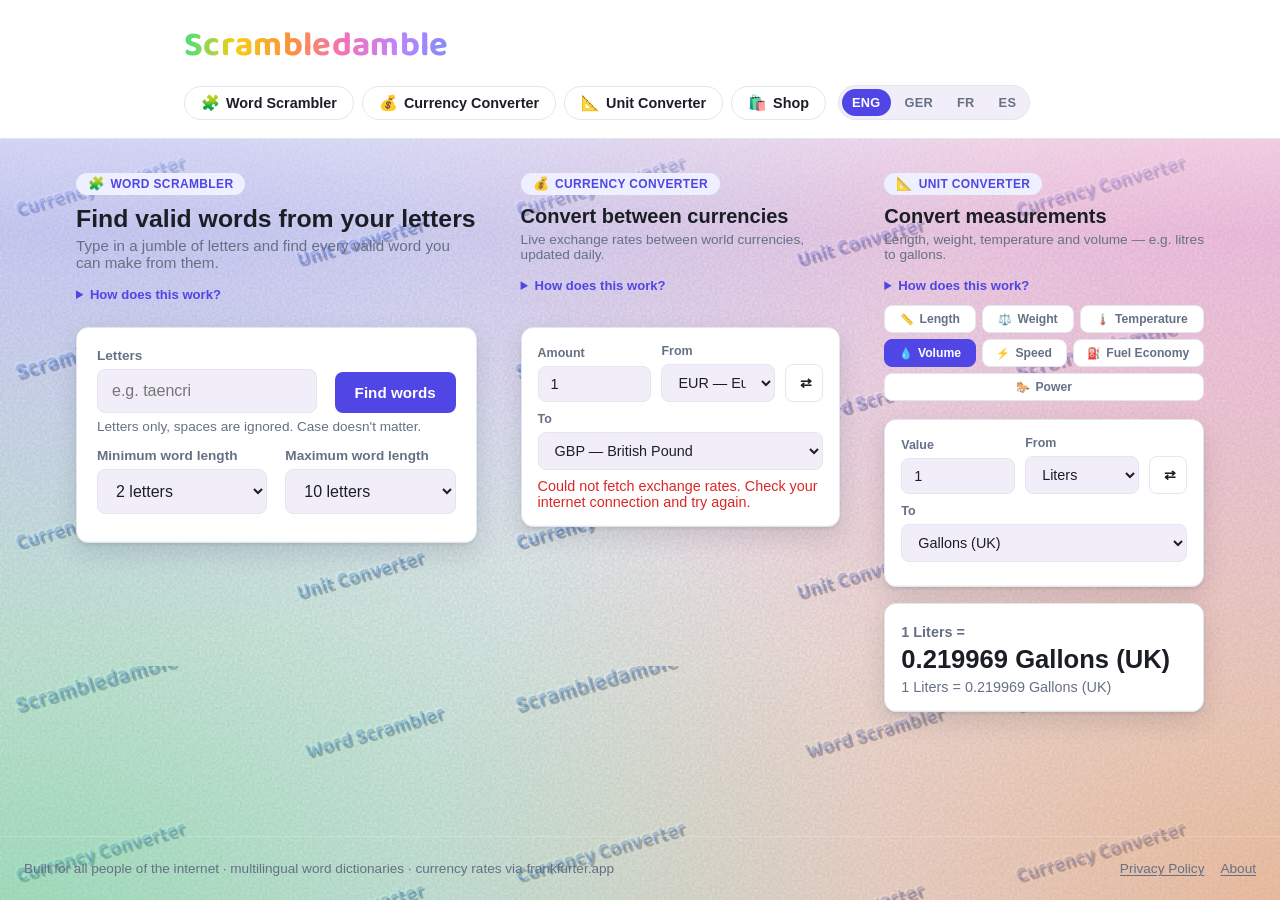
<file: index.html>
<!DOCTYPE html>
<html lang="en" translate="no">
<head>
<meta charset="UTF-8">
<meta name="google" content="notranslate">
<meta name="google-site-verification" content="18XtfmLLf7DyX2QVavIRdcznkciPL593tEzRjx73HkM" />
<meta name="viewport" content="width=device-width, initial-scale=1.0">
<title>Scrambledamble — Word Scrambler, Currency & Unit Converter</title>
<meta name="description" content="Free online word scrambler, currency converter, and unit converter. Find valid words from letters, get live exchange rates, and convert length, weight and more.">
<link rel="canonical" href="https://scrambledamble.com/">
<meta property="og:type" content="website">
<meta property="og:site_name" content="Scrambledamble">
<meta property="og:title" content="Scrambledamble — Word Scrambler, Currency & Unit Converter">
<meta property="og:description" content="Free online word scrambler, currency converter, and unit converter. No sign-up needed.">
<meta property="og:url" content="https://scrambledamble.com/">
<meta property="og:image" content="https://scrambledamble.com/og-image.png">
<meta property="og:image:width" content="1200">
<meta property="og:image:height" content="630">
<meta name="twitter:card" content="summary_large_image">
<meta name="twitter:title" content="Scrambledamble — Word Scrambler, Currency & Unit Converter">
<meta name="twitter:description" content="Free online word scrambler, currency converter, and unit converter. No sign-up needed.">
<meta name="twitter:image" content="https://scrambledamble.com/og-image.png">
<link rel="icon" href="favicon.ico" sizes="any">
<link rel="icon" href="favicon-32.png" type="image/png" sizes="32x32">
<link rel="icon" href="favicon-16.png" type="image/png" sizes="16x16">
<link rel="apple-touch-icon" href="apple-touch-icon.png">
<link rel="manifest" href="site.webmanifest">
<meta name="theme-color" content="#4f46e5">
<link rel="preconnect" href="https://fonts.googleapis.com">
<link rel="preconnect" href="https://fonts.gstatic.com" crossorigin>
<link href="https://fonts.googleapis.com/css2?family=Baloo+2:wght@700;800&display=swap" rel="stylesheet">
<link rel="stylesheet" href="style.css">
<script type="application/ld+json">
{
  "@context": "https://schema.org",
  "@type": "WebSite",
  "name": "Scrambledamble",
  "url": "https://scrambledamble.com/",
  "description": "Free online word scrambler, currency converter, and unit converter.",
  "publisher": {
    "@type": "Organization",
    "name": "Scrambledamble",
    "logo": {
      "@type": "ImageObject",
      "url": "https://scrambledamble.com/icon-512.png"
    }
  }
}
</script>
</head>
<body>

<header class="site-header">
  <div class="header-inner">
    <a class="brand" href="index.html">Scrambledamble</a>
    <div class="header-right">
      <nav class="bubble-nav">
        <a href="#scrambler"><span class="cat-icon" aria-hidden="true">🧩</span><span data-i18n="nav_scrambler">Word Scrambler</span></a>
        <a href="#currency"><span class="cat-icon" aria-hidden="true">💰</span><span data-i18n="nav_currency">Currency Converter</span></a>
        <a href="#measurement"><span class="cat-icon" aria-hidden="true">📐</span><span data-i18n="nav_measurement">Unit Converter</span></a>
        <a href="shop.html"><span class="cat-icon" aria-hidden="true">🛍️</span><span data-i18n="nav_shop">Shop</span></a>
      </nav>
      <div class="lang-switch">
        <button type="button" data-lang="en">ENG</button>
        <button type="button" data-lang="de">GER</button>
        <button type="button" data-lang="fr">FR</button>
        <button type="button" data-lang="es">ES</button>
      </div>
    </div>
  </div>
</header>

<main>
<div class="page-grid">

  <!-- ============ WORD SCRAMBLER ============ -->
  <section id="scrambler" class="tool-section col-left col-separated">
    <div class="intro">
      <span class="section-badge"><span class="cat-icon" aria-hidden="true">🧩</span><span data-i18n="scrambler_badge">Word Scrambler</span></span>
      <h1 class="page-title" data-i18n="scrambler_title">Find valid words from your letters</h1>
      <p class="page-subtitle" data-i18n="scrambler_subtitle">Type in a jumble of letters and find every valid word you can make from them.</p>
      <details class="faq">
        <summary data-i18n="scrambler_faq_q">How does this work?</summary>
        <p data-i18n="scrambler_faq_a">Type any letters and we'll check every possible combination against a dictionary of about 172,000 English words to find every valid word hidden inside them.</p>
      </details>
    </div>

    <div class="card" id="scrambler-card">
      <label for="letters-input" data-i18n="scrambler_letters_label">Letters</label>
      <div class="row">
        <div class="field">
          <input type="text" id="letters-input" placeholder="e.g. taencri" data-i18n-placeholder="scrambler_letters_placeholder" autocomplete="off" spellcheck="false">
        </div>
        <button id="scramble-btn" data-i18n="scrambler_find_words">Find words</button>
      </div>
      <div class="hint" data-i18n="scrambler_hint">Letters only, spaces are ignored. Case doesn't matter.</div>
      <div class="row" style="margin-top:14px;">
        <div class="field" style="max-width:220px;">
          <label for="min-length" data-i18n="scrambler_min_length">Minimum word length</label>
          <select id="min-length">
            <option value="1">1 letter</option>
            <option value="2" selected>2 letters</option>
            <option value="3">3 letters</option>
            <option value="4">4 letters</option>
            <option value="5">5 letters</option>
          </select>
        </div>
        <div class="field" style="max-width:220px;">
          <label for="max-length" data-i18n="scrambler_max_length">Maximum word length</label>
          <select id="max-length">
            <option value="1">1 letter</option>
            <option value="2">2 letters</option>
            <option value="3">3 letters</option>
            <option value="4">4 letters</option>
            <option value="5">5 letters</option>
            <option value="6">6 letters</option>
            <option value="7">7 letters</option>
            <option value="8">8 letters</option>
            <option value="9">9 letters</option>
            <option value="10" selected>10 letters</option>
          </select>
        </div>
      </div>
      <div class="error" id="scramble-error"></div>
    </div>

    <div class="card" id="results-card" style="display:none;">
      <div class="result-count" id="result-count"></div>
      <div class="word-list" id="word-list"></div>
    </div>
  </section>

  <!-- ============ CURRENCY CONVERTER ============ -->
  <section id="currency" class="tool-section col-right">
    <div class="intro">
      <span class="section-badge"><span class="cat-icon" aria-hidden="true">💰</span><span data-i18n="currency_badge">Currency Converter</span></span>
      <h2 class="page-title" data-i18n="currency_title">Convert between currencies</h2>
      <p class="page-subtitle" data-i18n="currency_subtitle">Live exchange rates, updated daily.</p>
      <details class="faq">
        <summary data-i18n="currency_faq_q">How does this work?</summary>
        <p data-i18n="currency_faq_a">Enter an amount and choose two currencies — the live rate is fetched from the European Central Bank via the free frankfurter.dev API and the result updates instantly.</p>
      </details>
    </div>

    <div class="card" id="currency-card">
      <div class="row">
        <div class="field">
          <label for="amount" data-i18n="label_amount">Amount</label>
          <input type="number" id="amount" value="1" min="0" step="any">
        </div>
        <div class="field">
          <label for="from-currency" data-i18n="label_from">From</label>
          <select id="from-currency"></select>
        </div>
        <button type="button" class="swap-btn" id="swap-btn" title="Swap currencies" data-i18n-title="currency_swap_title">⇄</button>
        <div class="field">
          <label for="to-currency" data-i18n="label_to">To</label>
          <select id="to-currency"></select>
        </div>
      </div>
      <div class="error" id="currency-error"></div>
    </div>

    <div class="card" id="result-card" style="display:none;">
      <div class="big-result" id="conversion-result"></div>
      <div class="result-sub" id="rate-detail"></div>
    </div>
  </section>

  <!-- ============ MEASUREMENT / UNIT CONVERTER ============ -->
  <section id="measurement" class="tool-section col-right">
    <div class="intro">
      <span class="section-badge"><span class="cat-icon" aria-hidden="true">📐</span><span data-i18n="measurement_badge">Unit Converter</span></span>
      <h2 class="page-title" data-i18n="measurement_title">Convert measurements</h2>
      <p class="page-subtitle" data-i18n="measurement_subtitle">Length, weight, temperature and volume — e.g. litres to gallons.</p>
      <details class="faq">
        <summary data-i18n="measurement_faq_q">How does this work?</summary>
        <p data-i18n="measurement_faq_a">Pick a category like length or weight, choose your units, and enter a value — the conversion happens instantly using standard conversion factors.</p>
      </details>
      <div class="category-tabs" id="unit-category-tabs">
        <button type="button" data-category="length"><span class="cat-icon" aria-hidden="true">📏</span><span data-i18n="cat_length">Length</span></button>
        <button type="button" data-category="weight"><span class="cat-icon" aria-hidden="true">⚖️</span><span data-i18n="cat_weight">Weight</span></button>
        <button type="button" data-category="temperature"><span class="cat-icon" aria-hidden="true">🌡️</span><span data-i18n="cat_temperature">Temperature</span></button>
        <button type="button" data-category="volume" class="active"><span class="cat-icon" aria-hidden="true">💧</span><span data-i18n="cat_volume">Volume</span></button>
        <button type="button" data-category="speed"><span class="cat-icon" aria-hidden="true">⚡</span><span data-i18n="cat_speed">Speed</span></button>
        <button type="button" data-category="fuel"><span class="cat-icon" aria-hidden="true">⛽</span><span data-i18n="cat_fuel">Fuel Economy</span></button>
        <button type="button" data-category="power"><span class="cat-icon" aria-hidden="true">🐎</span><span data-i18n="cat_power">Power</span></button>
      </div>
    </div>

    <div class="card" id="measurement-card">
      <div class="row">
        <div class="field">
          <label for="unit-value" data-i18n="label_value">Value</label>
          <input type="number" id="unit-value" value="1" step="any">
        </div>
        <div class="field">
          <label for="unit-from" data-i18n="label_from">From</label>
          <select id="unit-from"></select>
        </div>
        <button type="button" class="swap-btn" id="unit-swap-btn" title="Swap units" data-i18n-title="measurement_swap_title">⇄</button>
        <div class="field">
          <label for="unit-to" data-i18n="label_to">To</label>
          <select id="unit-to"></select>
        </div>
      </div>
      <div class="error" id="unit-error"></div>
    </div>

    <div class="card" id="unit-result-card" style="display:none;">
      <div class="big-result" id="unit-result"></div>
      <div class="result-sub" id="unit-rate-detail"></div>
    </div>
  </section>

</div>
</main>

<footer class="site-footer">
  <div class="footer-inner">
    <span data-i18n="footer_tagline">Built for all people of the internet · word list: ENABLE1 (~172,000 words) · currency rates via frankfurter.app</span>
    <div class="footer-links">
      <a href="privacy.html" data-i18n="footer_privacy">Privacy Policy</a>
      <a href="about.html" data-i18n="footer_about">About</a>
    </div>
  </div>
</footer>

<script src="i18n.js"></script>
<script src="nav.js"></script>
<script src="words.js"></script>
<script type="module" src="scrambler.js"></script>
<script type="module" src="currency.js"></script>
<script type="module" src="measurement.js"></script>

<!-- Cloudflare Web Analytics -->
<script type='module' src='https://static.cloudflareinsights.com/beacon.min.js' data-cf-beacon='{"token": "ababd76bf6c34709a28835e6ab1218bd"}'></script>
<!-- End Cloudflare Web Analytics -->
</body>
</html>
</file>
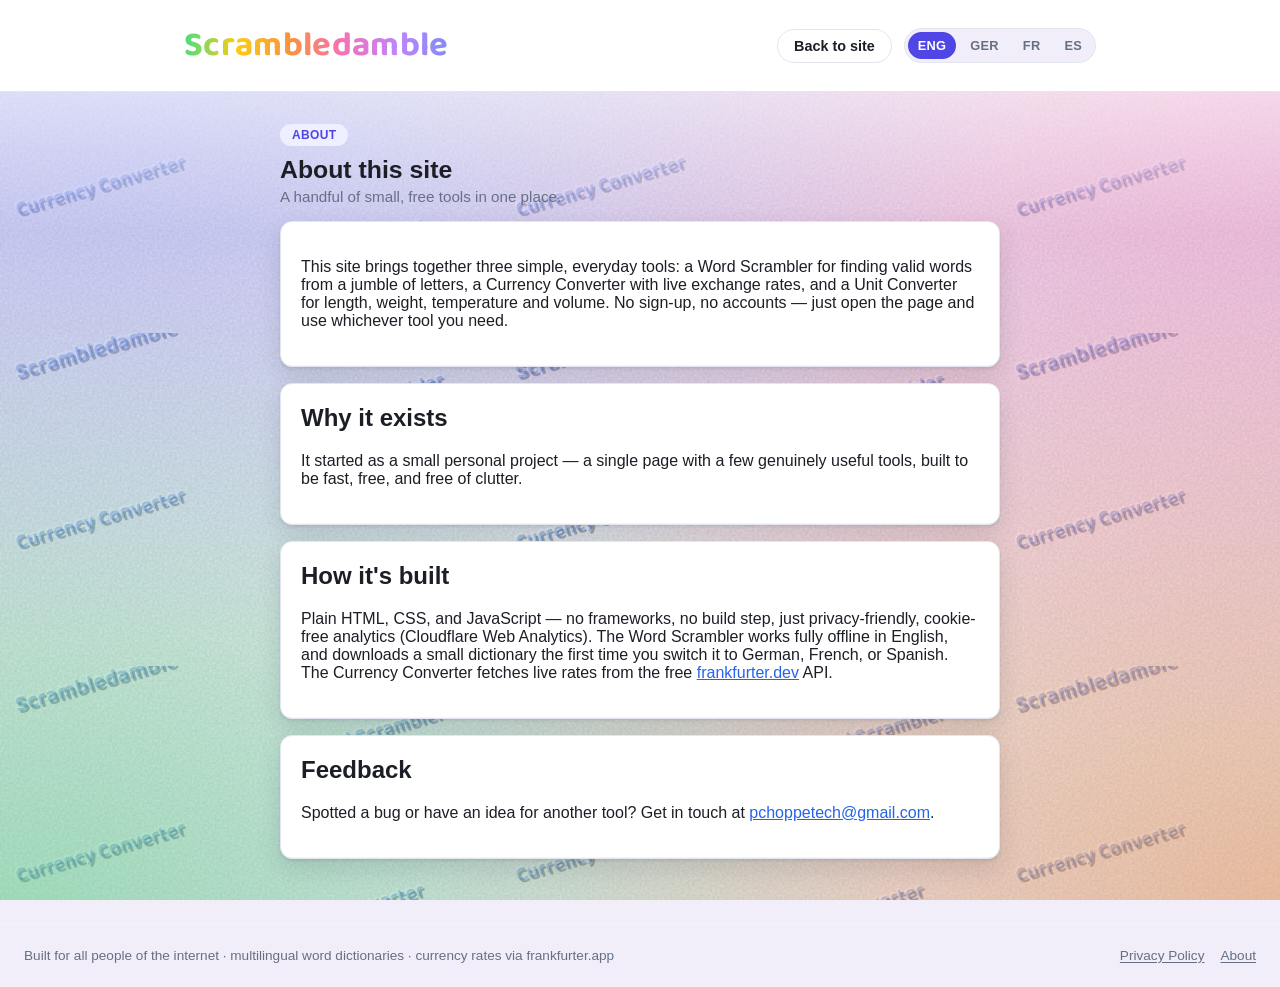
<file: about.html>
<!DOCTYPE html>
<html lang="en" translate="no">
<head>
<meta charset="UTF-8">
<meta name="google" content="notranslate">
<meta name="viewport" content="width=device-width, initial-scale=1.0">
<title>About — Scrambledamble</title>
<meta name="description" content="About Scrambledamble — a free collection of simple web tools: a word scrambler, a currency converter, and a unit converter. No sign-up, no tracking, no clutter.">
<link rel="canonical" href="https://scrambledamble.com/about.html">
<meta property="og:type" content="website">
<meta property="og:site_name" content="Scrambledamble">
<meta property="og:title" content="About — Scrambledamble">
<meta property="og:description" content="About Scrambledamble — a free collection of simple web tools: a word scrambler, a currency converter, and a unit converter.">
<meta property="og:url" content="https://scrambledamble.com/about.html">
<meta property="og:image" content="https://scrambledamble.com/og-image.png">
<meta property="og:image:width" content="1200">
<meta property="og:image:height" content="630">
<meta name="twitter:card" content="summary_large_image">
<meta name="twitter:title" content="About — Scrambledamble">
<meta name="twitter:description" content="About Scrambledamble — a free collection of simple web tools: a word scrambler, a currency converter, and a unit converter.">
<meta name="twitter:image" content="https://scrambledamble.com/og-image.png">
<link rel="icon" href="favicon.ico" sizes="any">
<link rel="icon" href="favicon-32.png" type="image/png" sizes="32x32">
<link rel="icon" href="favicon-16.png" type="image/png" sizes="16x16">
<link rel="apple-touch-icon" href="apple-touch-icon.png">
<link rel="manifest" href="site.webmanifest">
<meta name="theme-color" content="#4f46e5">
<link rel="preconnect" href="https://fonts.googleapis.com">
<link rel="preconnect" href="https://fonts.gstatic.com" crossorigin>
<link href="https://fonts.googleapis.com/css2?family=Baloo+2:wght@700;800&display=swap" rel="stylesheet">
<link rel="stylesheet" href="style.css">
</head>
<body>

<header class="site-header">
  <div class="header-inner">
    <a class="brand" href="index.html">Scrambledamble</a>
    <div class="header-right">
      <nav class="bubble-nav">
        <a href="index.html" data-i18n="nav_back">Back to site</a>
      </nav>
      <div class="lang-switch">
        <button type="button" data-lang="en">ENG</button>
        <button type="button" data-lang="de">GER</button>
        <button type="button" data-lang="fr">FR</button>
        <button type="button" data-lang="es">ES</button>
      </div>
    </div>
  </div>
</header>

<main>
  <div style="max-width:720px; margin:0 auto;">
    <span class="section-badge" data-i18n="about_badge">About</span>
    <h1 class="page-title" data-i18n="about_title">About this site</h1>
    <p class="page-subtitle" data-i18n="about_subtitle">A handful of small, free tools in one place.</p>

    <div class="card">
      <p data-i18n="about_intro">This site brings together three simple, everyday tools: a Word Scrambler for finding valid words from a jumble of letters, a Currency Converter with live exchange rates, and a Unit Converter for length, weight, temperature and volume. No sign-up, no accounts — just open the page and use whichever tool you need.</p>
    </div>

    <div class="card">
      <h2 style="margin-top:0;" data-i18n="about_why_heading">Why it exists</h2>
      <p data-i18n="about_why_text">It started as a small personal project — a single page with a few genuinely useful tools, built to be fast, free, and free of clutter.</p>
    </div>

    <div class="card">
      <h2 style="margin-top:0;" data-i18n="about_built_heading">How it's built</h2>
      <p data-i18n-html="about_built_html">Plain HTML, CSS, and JavaScript — no frameworks, no tracking scripts, no build step. The Word Scrambler runs entirely offline using a ~172,000-word dictionary (ENABLE1). The Currency Converter fetches live rates from the free <a href="https://frankfurter.dev" target="_blank" rel="noopener">frankfurter.dev</a> API.</p>
    </div>

    <div class="card">
      <h2 style="margin-top:0;" data-i18n="about_feedback_heading">Feedback</h2>
      <p data-i18n-html="about_feedback_html">Spotted a bug or have an idea for another tool? Get in touch at <a href="mailto:pchoppetech@gmail.com">pchoppetech@gmail.com</a>.</p>
    </div>
  </div>
</main>

<footer class="site-footer">
  <div class="footer-inner">
    <span data-i18n="footer_tagline">Built for all people of the internet · word list: ENABLE1 (~172,000 words) · currency rates via frankfurter.app</span>
    <div class="footer-links">
      <a href="privacy.html" data-i18n="footer_privacy">Privacy Policy</a>
      <a href="about.html" data-i18n="footer_about">About</a>
    </div>
  </div>
</footer>

<script src="i18n.js"></script>

<!-- Cloudflare Web Analytics -->
<script type='module' src='https://static.cloudflareinsights.com/beacon.min.js' data-cf-beacon='{"token": "ababd76bf6c34709a28835e6ab1218bd"}'></script>
<!-- End Cloudflare Web Analytics -->
</body>
</html>
</file>
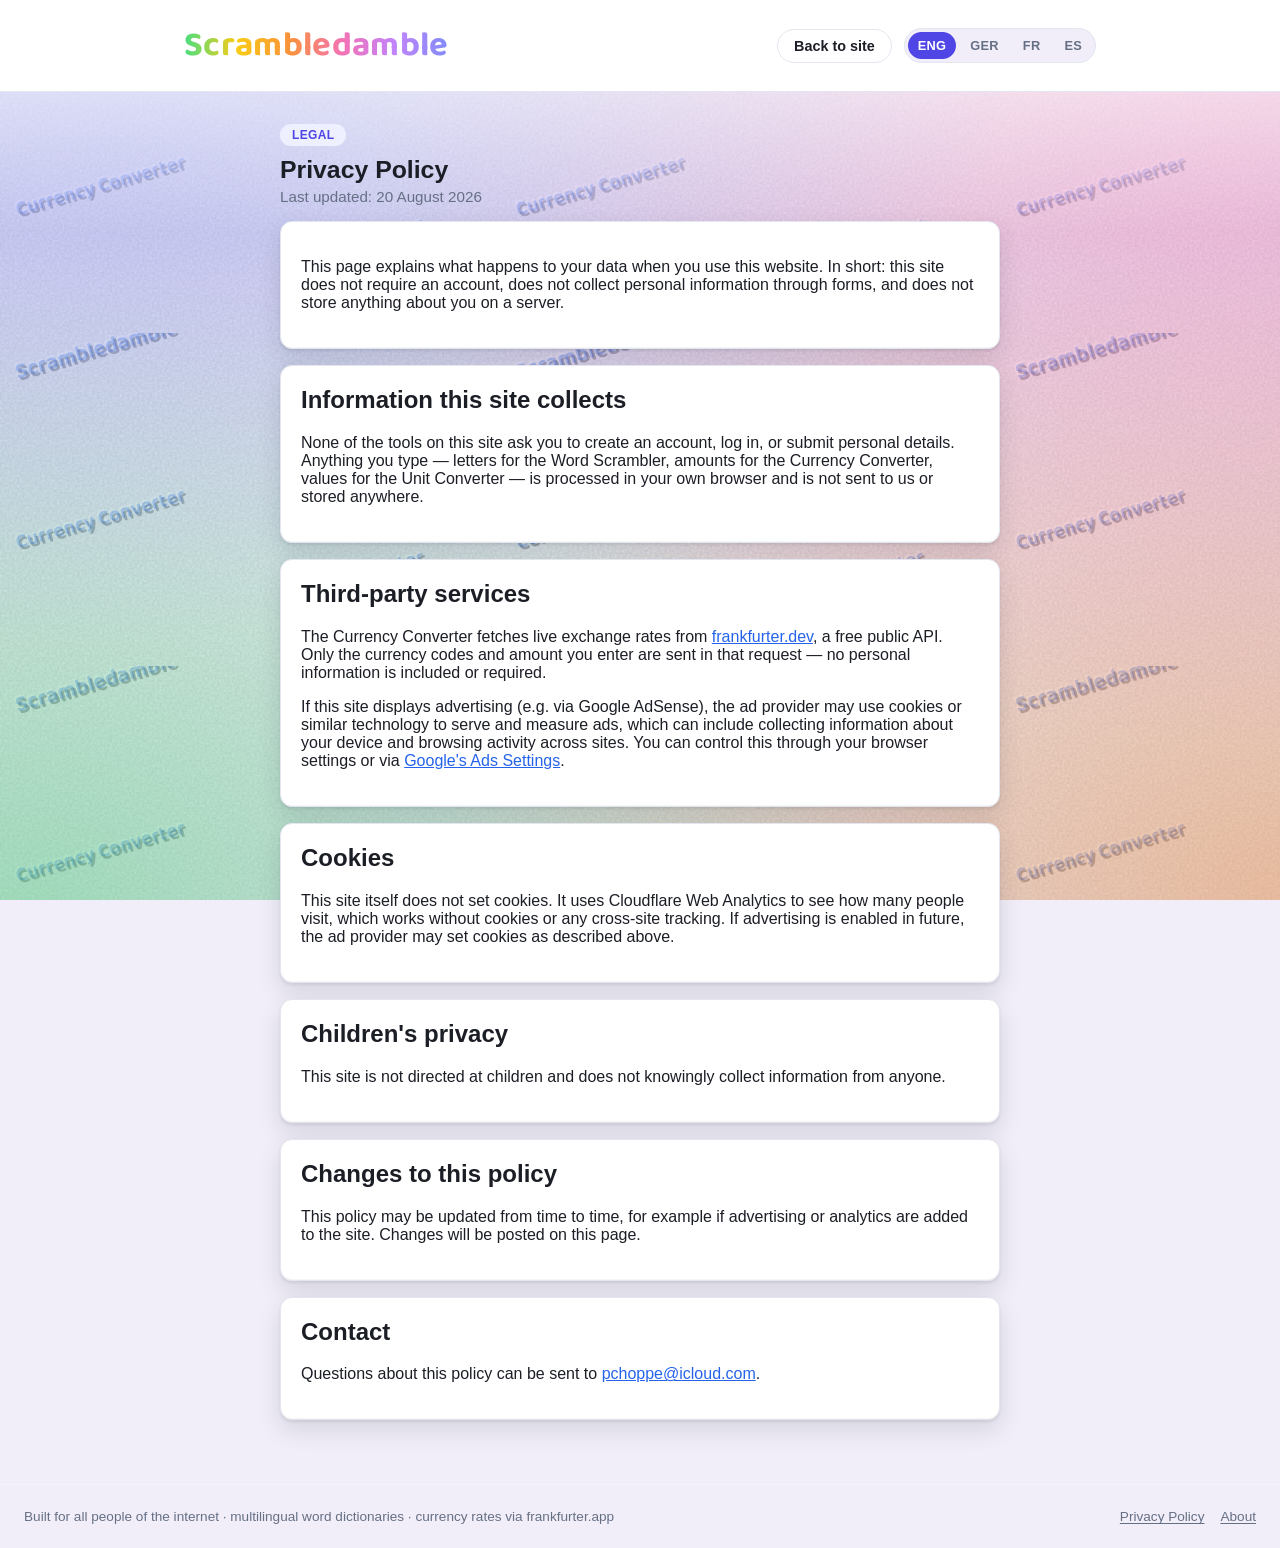
<file: privacy.html>
<!DOCTYPE html>
<html lang="en" translate="no">
<head>
<meta charset="UTF-8">
<meta name="google" content="notranslate">
<meta name="viewport" content="width=device-width, initial-scale=1.0">
<title>Privacy Policy — Scrambledamble</title>
<meta name="description" content="Privacy Policy for Scrambledamble — what data is collected, how third-party services like frankfurter.dev are used, and how cookies and advertising are handled.">
<link rel="canonical" href="https://scrambledamble.com/privacy.html">
<meta property="og:type" content="website">
<meta property="og:site_name" content="Scrambledamble">
<meta property="og:title" content="Privacy Policy — Scrambledamble">
<meta property="og:description" content="Privacy Policy for Scrambledamble — what data is collected and how it's used.">
<meta property="og:url" content="https://scrambledamble.com/privacy.html">
<meta property="og:image" content="https://scrambledamble.com/og-image.png">
<meta property="og:image:width" content="1200">
<meta property="og:image:height" content="630">
<meta name="twitter:card" content="summary_large_image">
<meta name="twitter:title" content="Privacy Policy — Scrambledamble">
<meta name="twitter:description" content="Privacy Policy for Scrambledamble — what data is collected and how it's used.">
<meta name="twitter:image" content="https://scrambledamble.com/og-image.png">
<link rel="icon" href="favicon.ico" sizes="any">
<link rel="icon" href="favicon-32.png" type="image/png" sizes="32x32">
<link rel="icon" href="favicon-16.png" type="image/png" sizes="16x16">
<link rel="apple-touch-icon" href="apple-touch-icon.png">
<link rel="manifest" href="site.webmanifest">
<meta name="theme-color" content="#4f46e5">
<link rel="preconnect" href="https://fonts.googleapis.com">
<link rel="preconnect" href="https://fonts.gstatic.com" crossorigin>
<link href="https://fonts.googleapis.com/css2?family=Baloo+2:wght@700;800&display=swap" rel="stylesheet">
<link rel="stylesheet" href="style.css">
</head>
<body>

<header class="site-header">
  <div class="header-inner">
    <a class="brand" href="index.html">Scrambledamble</a>
    <div class="header-right">
      <nav class="bubble-nav">
        <a href="index.html" data-i18n="nav_back">Back to site</a>
      </nav>
      <div class="lang-switch">
        <button type="button" data-lang="en">ENG</button>
        <button type="button" data-lang="de">GER</button>
        <button type="button" data-lang="fr">FR</button>
        <button type="button" data-lang="es">ES</button>
      </div>
    </div>
  </div>
</header>

<main>
  <div style="max-width:720px; margin:0 auto;">
    <span class="section-badge" data-i18n="privacy_badge">Legal</span>
    <h1 class="page-title" data-i18n="privacy_title">Privacy Policy</h1>
    <p class="page-subtitle" data-i18n="privacy_last_updated">Last updated: 20 August 2026</p>

    <div class="card">
      <p data-i18n="privacy_intro">This page explains what happens to your data when you use this website. In short: this site does not require an account, does not collect personal information through forms, and does not store anything about you on a server.</p>
    </div>

    <div class="card">
      <h2 style="margin-top:0;" data-i18n="privacy_collect_heading">Information this site collects</h2>
      <p data-i18n="privacy_collect_text">None of the tools on this site ask you to create an account, log in, or submit personal details. Anything you type — letters for the Word Scrambler, amounts for the Currency Converter, values for the Unit Converter — is processed in your own browser and is not sent to us or stored anywhere.</p>
    </div>

    <div class="card">
      <h2 style="margin-top:0;" data-i18n="privacy_third_heading">Third-party services</h2>
      <p data-i18n-html="privacy_third_text1_html">The Currency Converter fetches live exchange rates from <a href="https://frankfurter.dev" target="_blank" rel="noopener">frankfurter.dev</a>, a free public API. Only the currency codes and amount you enter are sent in that request — no personal information is included or required.</p>
      <p data-i18n-html="privacy_third_text2_html">If this site displays advertising (e.g. via Google AdSense), the ad provider may use cookies or similar technology to serve and measure ads, which can include collecting information about your device and browsing activity across sites. You can control this through your browser settings or via <a href="https://adssettings.google.com" target="_blank" rel="noopener">Google's Ads Settings</a>.</p>
    </div>

    <div class="card">
      <h2 style="margin-top:0;" data-i18n="privacy_cookies_heading">Cookies</h2>
      <p data-i18n="privacy_cookies_text">This site itself does not set cookies. If advertising is enabled, the ad provider may set cookies as described above.</p>
    </div>

    <div class="card">
      <h2 style="margin-top:0;" data-i18n="privacy_children_heading">Children's privacy</h2>
      <p data-i18n="privacy_children_text">This site is not directed at children and does not knowingly collect information from anyone.</p>
    </div>

    <div class="card">
      <h2 style="margin-top:0;" data-i18n="privacy_changes_heading">Changes to this policy</h2>
      <p data-i18n="privacy_changes_text">This policy may be updated from time to time, for example if advertising or analytics are added to the site. Changes will be posted on this page.</p>
    </div>

    <div class="card">
      <h2 style="margin-top:0;" data-i18n="privacy_contact_heading">Contact</h2>
      <p data-i18n-html="privacy_contact_html">Questions about this policy can be sent to <a href="mailto:pchoppe@icloud.com">pchoppe@icloud.com</a>.</p>
    </div>
  </div>
</main>

<footer class="site-footer">
  <div class="footer-inner">
    <span data-i18n="footer_tagline">Built for all people of the internet · word list: ENABLE1 (~172,000 words) · currency rates via frankfurter.app</span>
    <div class="footer-links">
      <a href="privacy.html" data-i18n="footer_privacy">Privacy Policy</a>
      <a href="about.html" data-i18n="footer_about">About</a>
    </div>
  </div>
</footer>

<script src="i18n.js"></script>

<!-- Cloudflare Web Analytics -->
<script type='module' src='https://static.cloudflareinsights.com/beacon.min.js' data-cf-beacon='{"token": "ababd76bf6c34709a28835e6ab1218bd"}'></script>
<!-- End Cloudflare Web Analytics -->
</body>
</html>
</file>
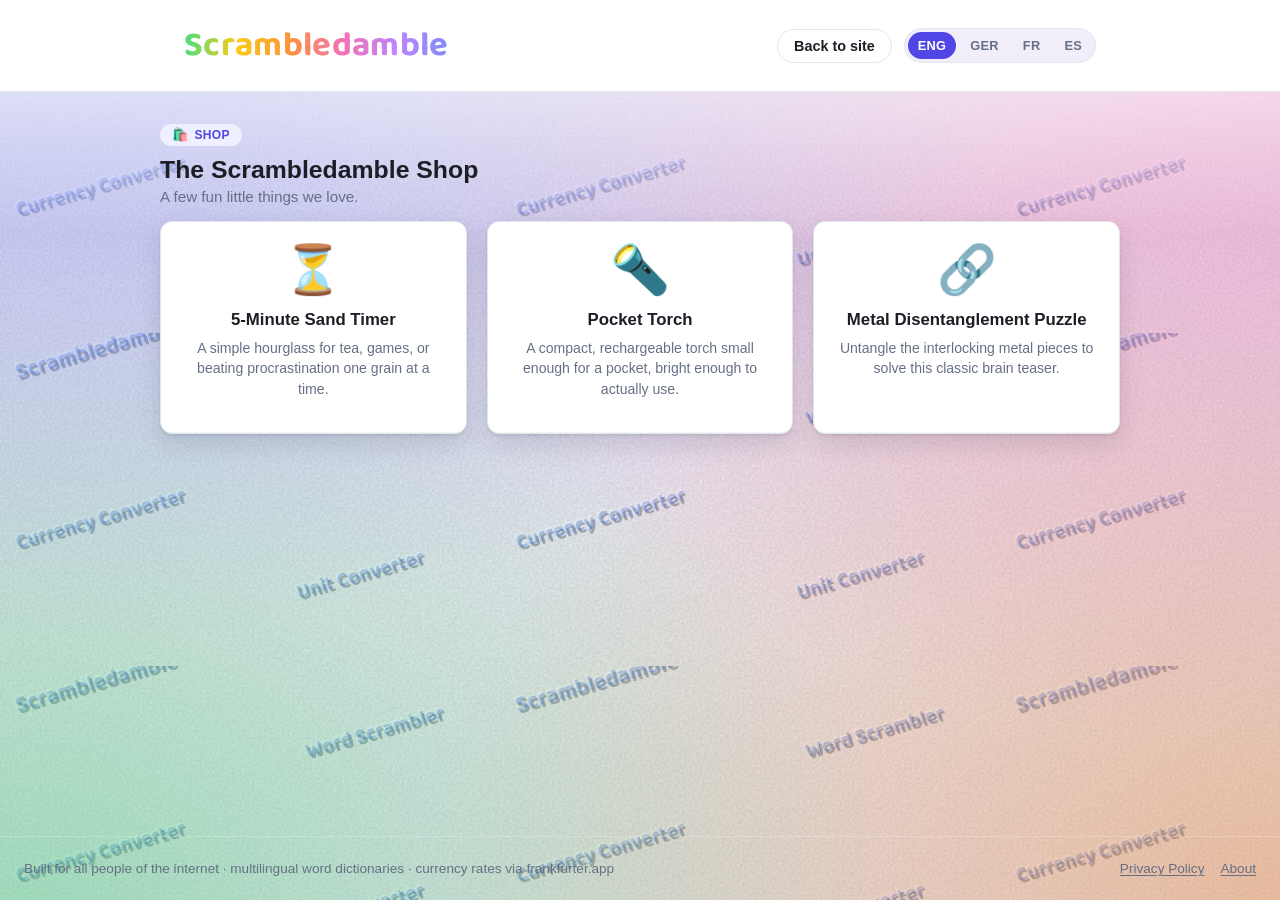
<file: shop.html>
<!DOCTYPE html>
<html lang="en" translate="no">
<head>
<meta charset="UTF-8">
<meta name="google" content="notranslate">
<meta name="viewport" content="width=device-width, initial-scale=1.0">
<title>Shop — Scrambledamble</title>
<meta name="description" content="Fun, functional finds from Scrambledamble: a 5-minute sand timer, a rechargeable pocket torch, and a metal disentanglement puzzle.">
<link rel="canonical" href="https://scrambledamble.com/shop.html">
<meta property="og:type" content="website">
<meta property="og:site_name" content="Scrambledamble">
<meta property="og:title" content="Shop — Scrambledamble">
<meta property="og:description" content="Fun, functional finds from Scrambledamble: a 5-minute sand timer, a rechargeable pocket torch, and a metal disentanglement puzzle.">
<meta property="og:url" content="https://scrambledamble.com/shop.html">
<meta property="og:image" content="https://scrambledamble.com/og-image.png">
<meta property="og:image:width" content="1200">
<meta property="og:image:height" content="630">
<meta name="twitter:card" content="summary_large_image">
<meta name="twitter:title" content="Shop — Scrambledamble">
<meta name="twitter:description" content="Fun, functional finds from Scrambledamble: a 5-minute sand timer, a rechargeable pocket torch, and a metal disentanglement puzzle.">
<meta name="twitter:image" content="https://scrambledamble.com/og-image.png">
<link rel="icon" href="favicon.ico" sizes="any">
<link rel="icon" href="favicon-32.png" type="image/png" sizes="32x32">
<link rel="icon" href="favicon-16.png" type="image/png" sizes="16x16">
<link rel="apple-touch-icon" href="apple-touch-icon.png">
<link rel="manifest" href="site.webmanifest">
<meta name="theme-color" content="#4f46e5">
<link rel="preconnect" href="https://fonts.googleapis.com">
<link rel="preconnect" href="https://fonts.gstatic.com" crossorigin>
<link href="https://fonts.googleapis.com/css2?family=Baloo+2:wght@700;800&display=swap" rel="stylesheet">
<link rel="stylesheet" href="style.css">
</head>
<body>

<header class="site-header">
  <div class="header-inner">
    <a class="brand" href="index.html">Scrambledamble</a>
    <div class="header-right">
      <nav class="bubble-nav">
        <a href="index.html" data-i18n="nav_back">Back to site</a>
      </nav>
      <div class="lang-switch">
        <button type="button" data-lang="en">ENG</button>
        <button type="button" data-lang="de">GER</button>
        <button type="button" data-lang="fr">FR</button>
        <button type="button" data-lang="es">ES</button>
      </div>
    </div>
  </div>
</header>

<main>
  <div style="max-width:960px; margin:0 auto;">
    <span class="section-badge"><span class="cat-icon" aria-hidden="true">🛍️</span><span data-i18n="shop_badge">Shop</span></span>
    <h1 class="page-title" data-i18n="shop_title">The Scrambledamble Shop</h1>
    <p class="page-subtitle" data-i18n="shop_subtitle">A few fun little things we love.</p>

    <div class="shop-grid">
      <div class="card shop-item">
        <div class="shop-item-icon" aria-hidden="true">⏳</div>
        <h3 class="shop-item-name" data-i18n="shop_sandtimer_name">5-Minute Sand Timer</h3>
        <p class="shop-item-desc" data-i18n="shop_sandtimer_desc">A simple hourglass for tea, games, or beating procrastination one grain at a time.</p>
        <div class="shop-buy-button">
          <div id='product-component-1787816248954'></div>
          <script type="text/javascript">
          /*<![CDATA[*/
          (function () {
            var scriptURL = 'https://sdks.shopifycdn.com/buy-button/latest/buy-button-storefront.min.js';
            if (window.ShopifyBuy) {
              if (window.ShopifyBuy.UI) {
                ShopifyBuyInit();
              } else {
                loadScript();
              }
            } else {
              loadScript();
            }
            function loadScript() {
              var script = document.createElement('script');
              script.async = true;
              script.src = scriptURL;
              (document.getElementsByTagName('head')[0] || document.getElementsByTagName('body')[0]).appendChild(script);
              script.onload = ShopifyBuyInit;
            }
            function ShopifyBuyInit() {
              var client = ShopifyBuy.buildClient({
                domain: 'xvwm4z-tp.myshopify.com',
                storefrontAccessToken: 'dbc1a910b1d56d663d2cc68840cf21b3',
              });
              ShopifyBuy.UI.onReady(client).then(function (ui) {
                ui.createComponent('product', {
                  id: '15956283982155',
                  node: document.getElementById('product-component-1787816248954'),
                  moneyFormat: '%E2%82%AC%7B%7Bamount_with_comma_separator%7D%7D',
                  options: {
            "product": {
              "styles": {
                "product": {
                  "text-align": "center",
                  "@media (min-width: 601px)": {
                    "max-width": "100%",
                    "margin-left": "0px",
                    "margin-bottom": "0px"
                  }
                }
              },
              "text": {
                "button": "Add to cart"
              }
            },
            "productSet": {
              "styles": {
                "products": {
                  "@media (min-width: 601px)": {
                    "margin-left": "0px"
                  }
                }
              }
            },
            "modalProduct": {
              "contents": {
                "img": false,
                "imgWithCarousel": true,
                "button": false,
                "buttonWithQuantity": true
              },
              "styles": {
                "product": {
                  "@media (min-width: 601px)": {
                    "max-width": "100%",
                    "margin-left": "0px",
                    "margin-bottom": "0px"
                  }
                }
              },
              "text": {
                "button": "Add to cart"
              }
            },
            "option": {},
            "cart": {
              "text": {
                "total": "Subtotal",
                "button": "Checkout"
              }
            },
            "toggle": {}
          },
                });
              });
            }
          })();
          /*]]>*/
          </script>
        </div>
      </div>

      <div class="card shop-item">
        <div class="shop-item-icon" aria-hidden="true">🔦</div>
        <h3 class="shop-item-name" data-i18n="shop_torch_name">Pocket Torch</h3>
        <p class="shop-item-desc" data-i18n="shop_torch_desc">A compact, rechargeable torch small enough for a pocket, bright enough to actually use.</p>
        <div class="shop-buy-button">
          <div id='product-component-1787817162119'></div>
          <script type="text/javascript">
          /*<![CDATA[*/
          (function () {
            var scriptURL = 'https://sdks.shopifycdn.com/buy-button/latest/buy-button-storefront.min.js';
            if (window.ShopifyBuy) {
              if (window.ShopifyBuy.UI) {
                ShopifyBuyInit();
              } else {
                loadScript();
              }
            } else {
              loadScript();
            }
            function loadScript() {
              var script = document.createElement('script');
              script.async = true;
              script.src = scriptURL;
              (document.getElementsByTagName('head')[0] || document.getElementsByTagName('body')[0]).appendChild(script);
              script.onload = ShopifyBuyInit;
            }
            function ShopifyBuyInit() {
              var client = ShopifyBuy.buildClient({
                domain: 'xvwm4z-tp.myshopify.com',
                storefrontAccessToken: 'dbc1a910b1d56d663d2cc68840cf21b3',
              });
              ShopifyBuy.UI.onReady(client).then(function (ui) {
                ui.createComponent('product', {
                  id: '15956293484875',
                  node: document.getElementById('product-component-1787817162119'),
                  moneyFormat: '%E2%82%AC%7B%7Bamount_with_comma_separator%7D%7D',
                  options: {
            "product": {
              "styles": {
                "product": {
                  "text-align": "center",
                  "@media (min-width: 601px)": {
                    "max-width": "100%",
                    "margin-left": "0px",
                    "margin-bottom": "0px"
                  }
                }
              },
              "text": {
                "button": "Add to cart"
              }
            },
            "productSet": {
              "styles": {
                "products": {
                  "@media (min-width: 601px)": {
                    "margin-left": "0px"
                  }
                }
              }
            },
            "modalProduct": {
              "contents": {
                "img": false,
                "imgWithCarousel": true,
                "button": false,
                "buttonWithQuantity": true
              },
              "styles": {
                "product": {
                  "@media (min-width: 601px)": {
                    "max-width": "100%",
                    "margin-left": "0px",
                    "margin-bottom": "0px"
                  }
                }
              },
              "text": {
                "button": "Add to cart"
              }
            },
            "option": {},
            "cart": {
              "text": {
                "total": "Subtotal",
                "button": "Checkout"
              }
            },
            "toggle": {}
          },
                });
              });
            }
          })();
          /*]]>*/
          </script>
        </div>
      </div>

      <div class="card shop-item">
        <div class="shop-item-icon" aria-hidden="true">🔗</div>
        <h3 class="shop-item-name" data-i18n="shop_puzzle_name">Metal Disentanglement Puzzle</h3>
        <p class="shop-item-desc" data-i18n="shop_puzzle_desc">Untangle the interlocking metal pieces to solve this classic brain teaser.</p>
        <div class="shop-buy-button">
          <div id='product-component-1787816351475'></div>
          <script type="text/javascript">
          /*<![CDATA[*/
          (function () {
            var scriptURL = 'https://sdks.shopifycdn.com/buy-button/latest/buy-button-storefront.min.js';
            if (window.ShopifyBuy) {
              if (window.ShopifyBuy.UI) {
                ShopifyBuyInit();
              } else {
                loadScript();
              }
            } else {
              loadScript();
            }
            function loadScript() {
              var script = document.createElement('script');
              script.async = true;
              script.src = scriptURL;
              (document.getElementsByTagName('head')[0] || document.getElementsByTagName('body')[0]).appendChild(script);
              script.onload = ShopifyBuyInit;
            }
            function ShopifyBuyInit() {
              var client = ShopifyBuy.buildClient({
                domain: 'xvwm4z-tp.myshopify.com',
                storefrontAccessToken: 'dbc1a910b1d56d663d2cc68840cf21b3',
              });
              ShopifyBuy.UI.onReady(client).then(function (ui) {
                ui.createComponent('product', {
                  id: '15956285948235',
                  node: document.getElementById('product-component-1787816351475'),
                  moneyFormat: '%E2%82%AC%7B%7Bamount_with_comma_separator%7D%7D',
                  options: {
            "product": {
              "styles": {
                "product": {
                  "text-align": "center",
                  "@media (min-width: 601px)": {
                    "max-width": "100%",
                    "margin-left": "0px",
                    "margin-bottom": "0px"
                  }
                }
              },
              "text": {
                "button": "Add to cart"
              }
            },
            "productSet": {
              "styles": {
                "products": {
                  "@media (min-width: 601px)": {
                    "margin-left": "0px"
                  }
                }
              }
            },
            "modalProduct": {
              "contents": {
                "img": false,
                "imgWithCarousel": true,
                "button": false,
                "buttonWithQuantity": true
              },
              "styles": {
                "product": {
                  "@media (min-width: 601px)": {
                    "max-width": "100%",
                    "margin-left": "0px",
                    "margin-bottom": "0px"
                  }
                }
              },
              "text": {
                "button": "Add to cart"
              }
            },
            "option": {},
            "cart": {
              "text": {
                "total": "Subtotal",
                "button": "Checkout"
              }
            },
            "toggle": {}
          },
                });
              });
            }
          })();
          /*]]>*/
          </script>
        </div>
      </div>
    </div>
  </div>
</main>

<footer class="site-footer">
  <div class="footer-inner">
    <span data-i18n="footer_tagline">Built for all people of the internet · multilingual word dictionaries · currency rates via frankfurter.app</span>
    <div class="footer-links">
      <a href="privacy.html" data-i18n="footer_privacy">Privacy Policy</a>
      <a href="about.html" data-i18n="footer_about">About</a>
    </div>
  </div>
</footer>

<script src="i18n.js"></script>

<!-- Cloudflare Web Analytics -->
<script type='module' src='https://static.cloudflareinsights.com/beacon.min.js' data-cf-beacon='{"token": "ababd76bf6c34709a28835e6ab1218bd"}'></script>
<!-- End Cloudflare Web Analytics -->
</body>
</html>
</file>
<file: style.css>
:root {
  --bg: #f1eef9;
  --panel: #ffffff;
  --text: #1c1e26;
  --muted: #667085;
  --border: #e3e6ee;
  --accent: #4f46e5;
  --accent-hover: #4338ca;
  --accent-soft: #eef0ff;
  --link: #2563eb;
  --link-hover: #1d4ed8;
  --danger: #dc2626;
  --shadow: 0 2px 3px rgba(16, 24, 40, 0.08), 0 10px 24px rgba(16, 24, 40, 0.12), inset 0 1px 0 rgba(255, 255, 255, 0.85), inset 0 -1px 0 rgba(16, 24, 40, 0.04);
  --radius: 12px;
  --top-light: linear-gradient(180deg, rgba(255, 255, 255, 0.85), transparent 26%);
  --vignette: radial-gradient(ellipse 1300px 850px at 50% 30%, transparent 45%, rgba(30, 32, 55, 0.08) 150%);
  --glow-1: radial-gradient(ellipse 1500px 1100px at 6% -8%, rgba(129, 140, 248, 0.55), transparent 65%);
  --glow-2: radial-gradient(ellipse 1500px 1150px at 100% 4%, rgba(244, 114, 182, 0.48), transparent 62%);
  --glow-3: radial-gradient(ellipse 1400px 1050px at 2% 102%, rgba(74, 222, 128, 0.42), transparent 62%);
  --glow-4: radial-gradient(ellipse 1400px 1050px at 100% 100%, rgba(251, 146, 60, 0.42), transparent 62%);
  --noise: url("data:image/svg+xml,%3Csvg xmlns='http://www.w3.org/2000/svg' width='150' height='150'%3E%3Cfilter id='n'%3E%3CfeTurbulence type='fractalNoise' baseFrequency='0.4' numOctaves='2' stitchTiles='stitch'/%3E%3CfeColorMatrix type='matrix' values='0 0 0 0 0  0 0 0 0 0  0 0 0 0 0  0 0 0 0.13 0'/%3E%3C/filter%3E%3Crect width='100%25' height='100%25' filter='url(%23n)'/%3E%3C/svg%3E");
  --watermark: url("[data-uri]");
}

@media (prefers-color-scheme: dark) {
  :root {
    /* Body/page background lightened to a softer, more neutral slate —
       header and cards keep the original --panel navy so the top bar
       (and card chrome) reads unchanged against the lighter body. */
    --bg: #4a4864;
    --panel: #2b2e42;
    --text: #eef0f6;
    --muted: #b7bccf;
    --border: #3d4159;
    --accent: #818cf8;
    --accent-hover: #a5b4fc;
    --accent-soft: #2c3049;
    --link: #60a5fa;
    --link-hover: #93c5fd;
    --shadow: 0 3px 6px rgba(0, 0, 0, 0.4), 0 14px 32px rgba(0, 0, 0, 0.4), inset 0 1px 0 rgba(255, 255, 255, 0.09), inset 0 -1px 0 rgba(0, 0, 0, 0.2);
    --top-light: linear-gradient(180deg, rgba(255, 255, 255, 0.06), transparent 26%);
    --vignette: radial-gradient(ellipse 1300px 850px at 50% 30%, transparent 45%, rgba(0, 0, 0, 0.16) 150%);
    --glow-3: radial-gradient(ellipse 1400px 1050px at 2% 102%, rgba(74, 222, 128, 0.5), transparent 62%);
    --glow-4: radial-gradient(ellipse 1400px 1050px at 100% 100%, rgba(251, 146, 60, 0.5), transparent 62%);
    --glow-1: radial-gradient(ellipse 1500px 1100px at 6% -8%, rgba(129, 140, 248, 0.62), transparent 65%);
    --glow-2: radial-gradient(ellipse 1500px 1150px at 100% 4%, rgba(244, 114, 182, 0.55), transparent 62%);
    --noise: url("data:image/svg+xml,%3Csvg xmlns='http://www.w3.org/2000/svg' width='150' height='150'%3E%3Cfilter id='n'%3E%3CfeTurbulence type='fractalNoise' baseFrequency='0.4' numOctaves='2' stitchTiles='stitch'/%3E%3CfeColorMatrix type='matrix' values='0 0 0 0 1  0 0 0 0 1  0 0 0 0 1  0 0 0 0.1 0'/%3E%3C/filter%3E%3Crect width='100%25' height='100%25' filter='url(%23n)'/%3E%3C/svg%3E");
    --watermark: url("[data-uri]");
  }
}

* { box-sizing: border-box; }

a {
  color: var(--link);
}

a:hover {
  color: var(--link-hover);
}

html, body {
  margin: 0;
  padding: 0;
}

html {
  scroll-behavior: smooth;
}

body {
  font-family: -apple-system, BlinkMacSystemFont, "Segoe UI", Roboto, Helvetica, Arial, sans-serif;
  background-color: var(--bg);
  background-image: var(--top-light), var(--vignette), var(--glow-1), var(--glow-2), var(--glow-3), var(--glow-4), var(--watermark), var(--noise);
  background-repeat: no-repeat, no-repeat, no-repeat, no-repeat, no-repeat, no-repeat, repeat, repeat;
  background-attachment: fixed, fixed, fixed, fixed, fixed, fixed, fixed, fixed;
  background-size: auto, auto, auto, auto, auto, auto, 500px 333px, 150px 150px;
  color: var(--text);
  min-height: 100vh;
  display: flex;
  flex-direction: column;
}

header.site-header {
  border-bottom: 1px solid var(--border);
  background: var(--panel);
}

.header-inner {
  max-width: 960px;
  margin: 0 auto;
  padding: 18px 24px;
  display: flex;
  align-items: center;
  justify-content: space-between;
  flex-wrap: wrap;
  gap: 12px;
}

.header-right {
  display: flex;
  align-items: center;
  flex-wrap: wrap;
  gap: 12px;
}

.brand {
  font-family: 'Baloo 2', 'Segoe UI', sans-serif;
  font-weight: 700;
  font-size: 2.15rem;
  letter-spacing: 0.01em;
  text-decoration: none;
  color: #818cf8;
  background: linear-gradient(90deg, #4ade80, #facc15, #fb923c, #f472b6, #c084fc, #818cf8);
  -webkit-background-clip: text;
  background-clip: text;
  -webkit-text-fill-color: transparent;
}

nav.site-nav {
  display: flex;
  gap: 4px;
  flex-wrap: wrap;
}

nav.site-nav a {
  text-decoration: none;
  color: var(--muted);
  padding: 8px 14px;
  border-radius: 8px;
  font-size: 0.95rem;
  font-weight: 500;
  transition: background 0.15s ease, color 0.15s ease;
}

nav.site-nav a:hover {
  background: var(--accent-soft);
  color: var(--text);
}

nav.site-nav a.active {
  background: var(--accent-soft);
  color: var(--accent);
}

/* Bubble quick-jump nav (all tools live on one page; these just scroll to a section) */
nav.bubble-nav {
  display: flex;
  gap: 8px;
  flex-wrap: wrap;
}

nav.bubble-nav a {
  display: inline-flex;
  align-items: center;
  gap: 6px;
  text-decoration: none;
  background: var(--panel);
  border: 1px solid var(--border);
  color: var(--text);
  padding: 8px 16px;
  border-radius: 999px;
  font-weight: 600;
  font-size: 0.9rem;
  transition: background 0.15s ease, border-color 0.15s ease, color 0.15s ease;
}

nav.bubble-nav a .cat-icon {
  font-size: 1.05em;
}

nav.bubble-nav a:hover {
  background: var(--accent-soft);
  border-color: var(--accent);
  color: var(--accent);
}

nav.bubble-nav a.nav-active {
  background: #facc15;
  border-color: #eab308;
  color: #1c1e26;
}

nav.bubble-nav a.nav-active:hover {
  background: #fbd949;
  color: #1c1e26;
}

.lang-switch {
  display: flex;
  gap: 4px;
  background: var(--bg);
  border: 1px solid var(--border);
  border-radius: 999px;
  padding: 3px;
}

.lang-switch button {
  background: transparent;
  border: none;
  color: var(--muted);
  padding: 6px 10px;
  border-radius: 999px;
  font-size: 0.8rem;
  font-weight: 700;
  letter-spacing: 0.02em;
  cursor: pointer;
  transition: background 0.15s ease, color 0.15s ease;
}

.lang-switch button:hover {
  color: var(--text);
}

.lang-switch button.active {
  background: var(--accent);
  color: white;
}

section {
  scroll-margin-top: 20px;
}

.section-badge {
  display: inline-flex;
  align-items: center;
  gap: 6px;
  background: var(--accent-soft);
  color: var(--accent);
  font-size: 0.75rem;
  font-weight: 700;
  letter-spacing: 0.03em;
  text-transform: uppercase;
  padding: 4px 12px;
  border-radius: 999px;
  margin-bottom: 10px;
}

.section-badge .cat-icon {
  font-size: 1.1em;
}

.section-divider {
  border: none;
  border-top: 1px solid var(--border);
  margin: 44px 0;
}

main {
  flex: 1;
  max-width: 1180px;
  width: 100%;
  margin: 0 auto;
  padding: 32px 24px 48px;
}

.page-grid {
  display: grid;
  grid-template-columns: 5fr 4fr 4fr;
  gap: 40px;
  align-items: start;
}

.tool-section.col-separated {
  margin-right: -6px;
}

@media (max-width: 1000px) {
  .page-grid {
    grid-template-columns: 1fr 1fr;
  }

  .tool-section.col-separated {
    grid-column: 1 / -1;
    margin-right: -6px;
    margin-bottom: 14px;
  }
}

@media (max-width: 700px) {
  .page-grid {
    grid-template-columns: 1fr;
    gap: 0;
  }

  .tool-section.col-separated {
    margin-bottom: -6px;
  }
}

.col-right {
  display: flex;
  flex-direction: column;
}

.col-right .page-title {
  font-size: 1.25rem;
}

.col-right .page-subtitle {
  font-size: 0.85rem;
}

.col-right .card {
  padding: 16px;
}

.col-right input[type="text"],
.col-right input[type="number"],
.col-right select {
  padding: 9px 12px;
  font-size: 0.9rem;
}

.col-right label {
  font-size: 0.78rem;
}

.col-right .row {
  gap: 10px;
}

.col-right .field {
  min-width: 110px;
}

.col-right button {
  padding: 9px 14px;
  font-size: 0.88rem;
}

.col-right .swap-btn {
  width: 38px;
  height: 38px;
}

.col-right .category-tabs button {
  padding: 6px 8px;
  font-size: 0.76rem;
}

.col-right .result-to,
.col-right .big-result {
  font-size: 1.6rem;
}

.col-right .result-from {
  font-size: 0.9rem;
}

.col-divider {
  margin: 28px 0;
}

.intro {
  min-height: 154px;
}

@media (max-width: 800px) {
  .page-grid {
    grid-template-columns: 1fr;
    gap: 0;
  }
}

.page-title {
  margin: 0 0 4px;
  font-size: 1.55rem;
}

.page-subtitle {
  margin: 0 0 16px;
  color: var(--muted);
  font-size: 0.95rem;
}

.card {
  background: var(--panel);
  border: 1px solid var(--border);
  border-radius: var(--radius);
  box-shadow: var(--shadow);
  padding: 20px;
  margin-bottom: 16px;
}

.tool-section {
  border: 2px solid transparent;
  border-radius: calc(var(--radius) + 6px);
  padding: 6px;
  margin: -6px;
  transition: border-color 0.15s ease, box-shadow 0.15s ease;
}

.tool-section.section-active {
  border-color: #eab308;
  box-shadow: 0 0 0 3px rgba(234, 179, 8, 0.18), 0 0 22px rgba(234, 179, 8, 0.45);
}

label {
  display: block;
  font-weight: 600;
  font-size: 0.85rem;
  margin-bottom: 6px;
  color: var(--muted);
}

input[type="text"],
input[type="number"],
select {
  width: 100%;
  padding: 12px 14px;
  font-size: 1rem;
  border: 1px solid var(--border);
  border-radius: 8px;
  background: var(--bg);
  color: var(--text);
  outline: none;
  transition: border-color 0.15s ease;
  font-family: inherit;
}

input[type="text"]:focus,
input[type="number"]:focus,
select:focus {
  border-color: var(--accent);
}

button {
  font-family: inherit;
  font-size: 0.95rem;
  font-weight: 600;
  padding: 12px 20px;
  border-radius: 8px;
  border: none;
  background: var(--accent);
  color: white;
  cursor: pointer;
  transition: background 0.15s ease;
}

button:hover { background: var(--accent-hover); }
button:disabled { opacity: 0.6; cursor: not-allowed; }

.row {
  display: flex;
  gap: 18px;
  flex-wrap: wrap;
  align-items: end;
}

.field {
  flex: 1;
  min-width: 160px;
}

.hint {
  font-size: 0.85rem;
  color: var(--muted);
  margin-top: 6px;
}

.faq {
  margin-top: 10px;
  font-size: 0.82rem;
}

.faq summary {
  cursor: pointer;
  color: var(--accent);
  font-weight: 600;
  user-select: none;
}

.faq summary:hover {
  color: var(--accent-hover);
}

.faq p {
  margin: 6px 0 0;
  padding-left: 2px;
  color: var(--muted);
  line-height: 1.45;
}

.shop-banner {
  display: flex;
  align-items: center;
  gap: 10px;
  background: var(--accent-soft);
  color: var(--accent);
  border-radius: var(--radius);
  padding: 12px 16px;
  font-size: 0.9rem;
  font-weight: 600;
  margin: 16px 0 28px;
}

.shop-grid {
  display: grid;
  grid-template-columns: repeat(auto-fit, minmax(220px, 1fr));
  gap: 20px;
}

.shop-item {
  display: flex;
  flex-direction: column;
  align-items: center;
  text-align: center;
}

.shop-item-icon {
  font-size: 3rem;
  margin-bottom: 8px;
}

.shop-item-name {
  margin: 4px 0;
  font-size: 1.05rem;
}

.shop-item-desc {
  color: var(--muted);
  font-size: 0.88rem;
  line-height: 1.45;
  margin: 4px 0 14px;
  flex: 1;
}

.shop-item-price {
  font-size: 1.3rem;
  font-weight: 700;
  margin-bottom: 14px;
}

.shop-item-btn {
  width: 100%;
}

.shop-item-btn:disabled {
  opacity: 0.55;
  cursor: not-allowed;
  background: var(--border);
  color: var(--muted);
}

.shop-buy-button {
  width: 100%;
}

.error {
  color: var(--danger);
  font-size: 0.9rem;
  margin-top: 8px;
}

.result-count {
  font-size: 0.9rem;
  color: var(--muted);
  margin-bottom: 12px;
}

.word-list {
  display: flex;
  flex-wrap: wrap;
  gap: 8px;
}

.word-chip {
  background: var(--accent-soft);
  color: var(--accent);
  padding: 6px 12px;
  border-radius: 999px;
  font-size: 0.9rem;
  font-weight: 600;
  cursor: pointer;
  transition: background 0.15s ease, color 0.15s ease;
}

.word-chip:hover {
  background: var(--accent);
  color: #fff;
}

.word-chip.is-open {
  background: var(--accent);
  color: #fff;
}

.word-definition {
  flex-basis: 100%;
  background: var(--panel);
  border: 1px solid var(--border);
  border-radius: 10px;
  padding: 10px 14px;
  font-size: 0.85rem;
  color: var(--text);
  line-height: 1.5;
}

.word-definition .word-definition-pos {
  color: var(--muted);
  font-style: italic;
  margin-right: 6px;
}

.swap-btn {
  background: var(--panel);
  border: 1px solid var(--border);
  color: var(--text);
  width: 44px;
  height: 44px;
  border-radius: 8px;
  font-size: 1.1rem;
  flex: 0 0 auto;
}

.swap-btn:hover { background: var(--accent-soft); }

.big-result {
  font-size: 2rem;
  font-weight: 700;
  margin: 4px 0;
}

.result-from {
  font-size: 1rem;
  font-weight: 600;
  color: var(--muted);
  margin-bottom: 4px;
}

.result-to {
  font-size: 2rem;
  font-weight: 700;
  line-height: 1.2;
}

.result-sub {
  color: var(--muted);
  font-size: 0.9rem;
}

.category-tabs {
  display: flex;
  gap: 6px;
  flex-wrap: wrap;
  margin-top: 12px;
  margin-bottom: 18px;
}

.category-tabs button {
  background: var(--panel);
  color: var(--muted);
  border: 1px solid var(--border);
  font-weight: 600;
  padding: 8px 10px;
  font-size: 0.82rem;
  flex: 1 1 auto;
  min-width: 72px;
  white-space: nowrap;
  display: inline-flex;
  align-items: center;
  justify-content: center;
  gap: 5px;
}

.cat-icon {
  font-size: 0.9em;
  line-height: 1;
}

.category-tabs button.active {
  background: var(--accent);
  color: white;
  border-color: var(--accent);
}

footer.site-footer {
  border-top: 1px solid rgba(255, 255, 255, 0.2);
  width: 100%;
}

.footer-inner {
  display: flex;
  align-items: center;
  justify-content: space-between;
  flex-wrap: wrap;
  gap: 8px 20px;
  max-width: 1440px;
  margin: 0 auto;
  padding: 24px;
  color: var(--muted);
  font-size: 0.85rem;
}

.footer-links {
  display: flex;
  gap: 16px;
}

footer.site-footer a {
  color: var(--muted);
  text-decoration: underline;
  text-underline-offset: 2px;
}

footer.site-footer a:hover {
  color: var(--accent);
}

.spinner {
  display: inline-block;
  width: 16px;
  height: 16px;
  border: 2px solid var(--border);
  border-top-color: var(--accent);
  border-radius: 50%;
  animation: spin 0.7s linear infinite;
  vertical-align: middle;
  margin-right: 8px;
}

@keyframes spin {
  to { transform: rotate(360deg); }
}
</file>
